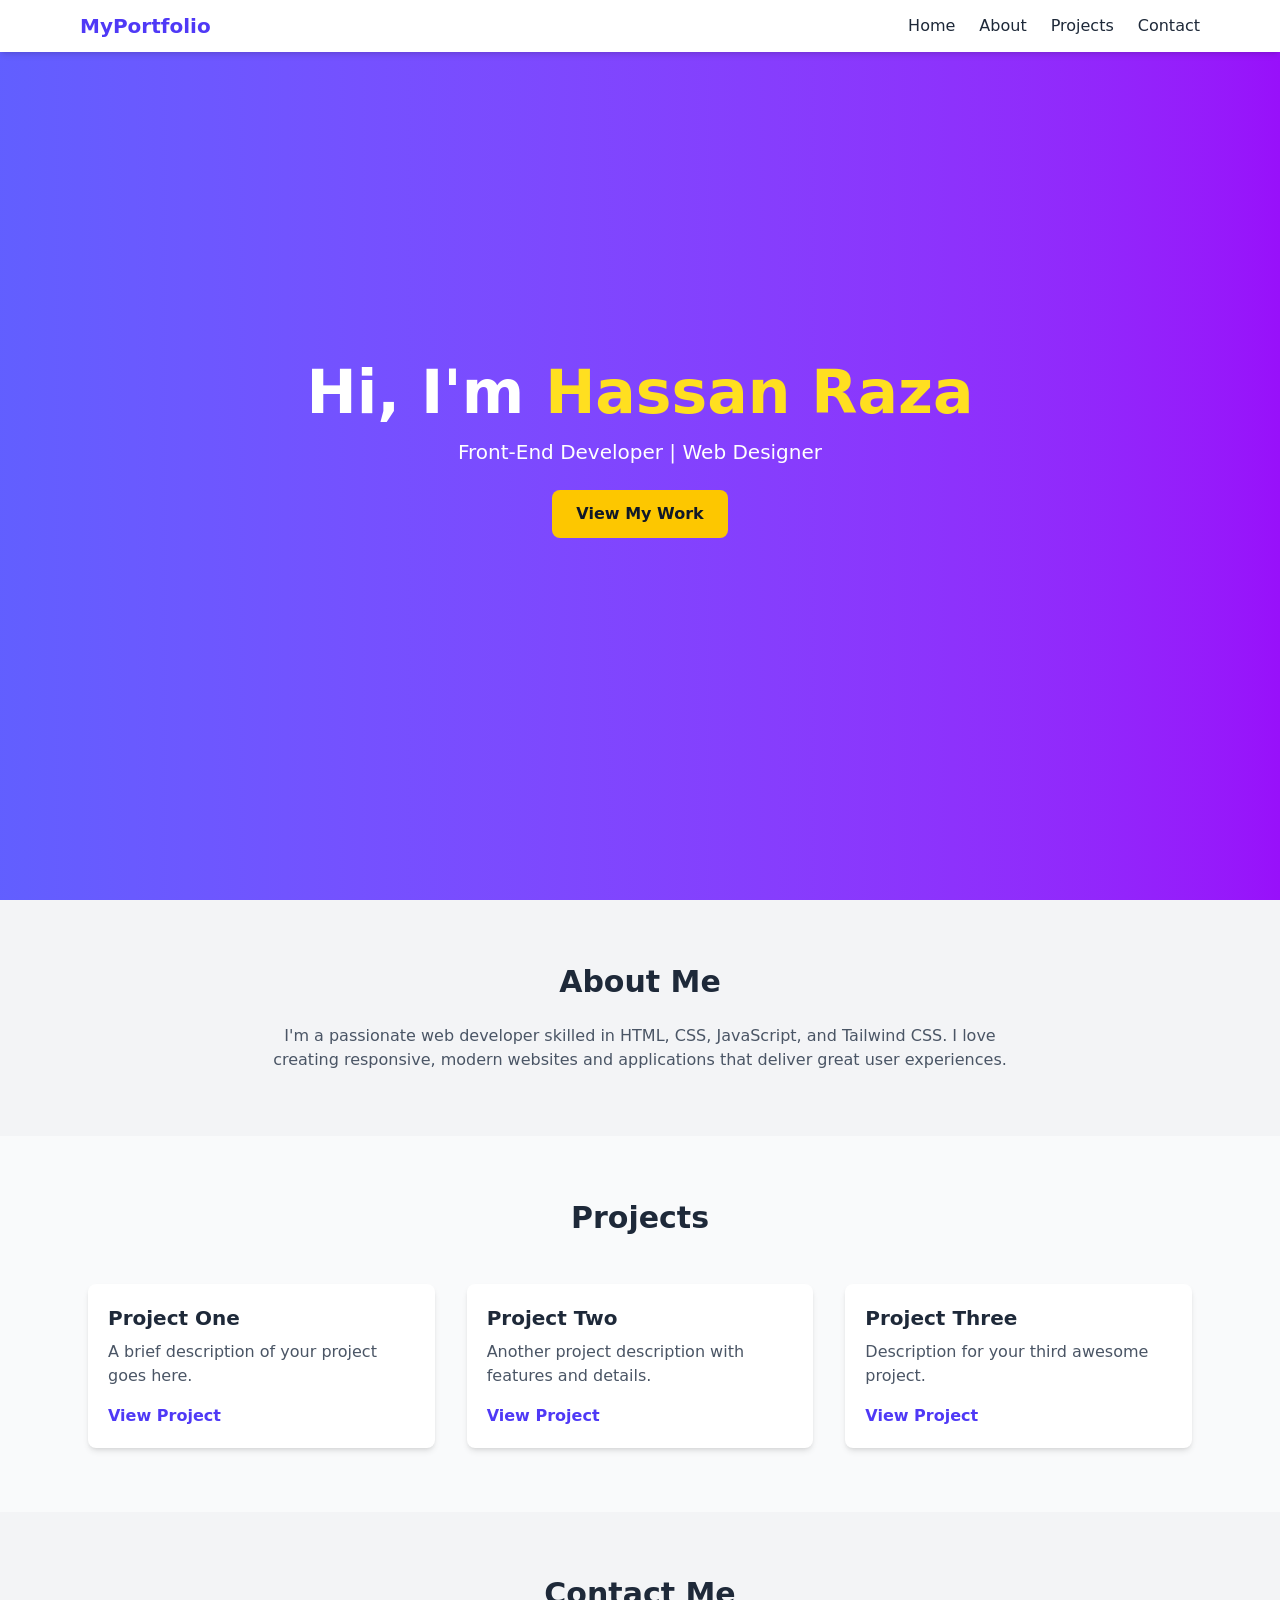
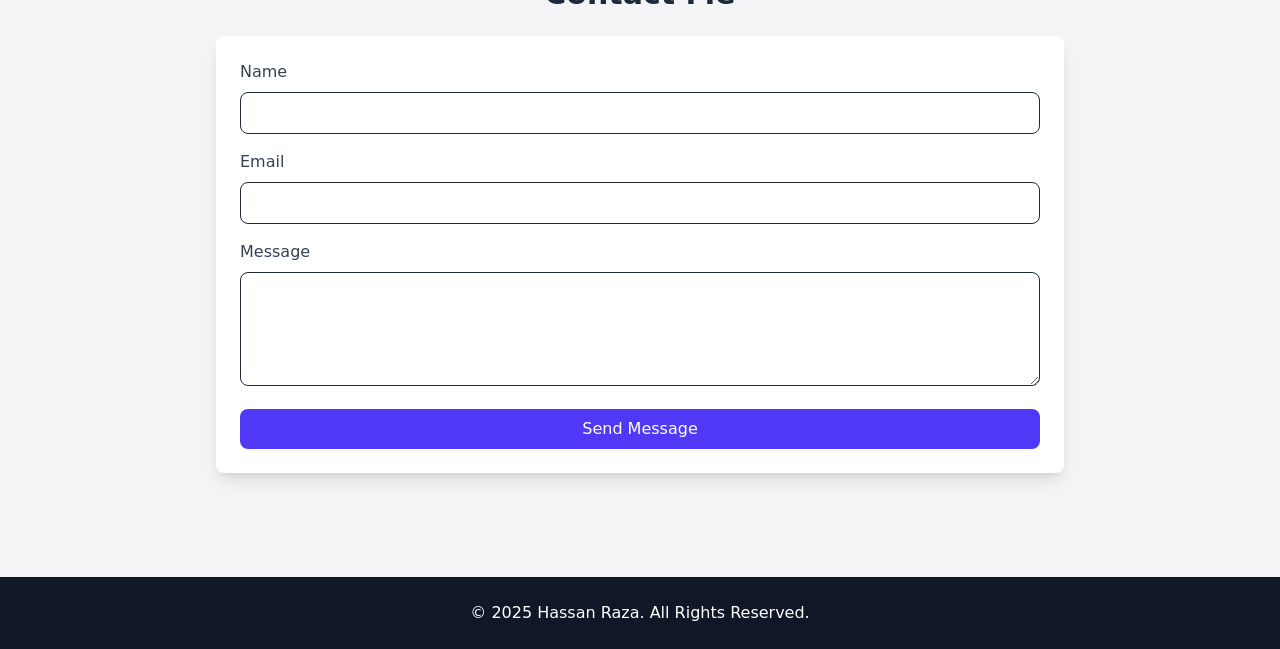
<file: src/index.html>
<!DOCTYPE html>
<html lang="en">
<head>
  <meta charset="UTF-8">
  <meta name="viewport" content="width=device-width, initial-scale=1.0">
  <link rel="stylesheet" href="output.css">
  <title>Portfolio - Hassan Raza</title>
</head>
<body class="bg-gray-100 text-gray-800">

  <!-- Navbar -->
  <header class="bg-white shadow-md fixed w-full top-0 z-10">
    <div class="max-w-6xl mx-auto px-4 py-3 flex justify-between items-center">
      <h1 class="text-xl font-bold text-indigo-600">MyPortfolio</h1>
      <nav>
        <ul class="flex md:space-x-6 space-x-2">
          <li><a href="#home" class="hover:text-indigo-600">Home</a></li>
          <li><a href="#about" class="hover:text-indigo-600 md:flex hidden">About</a></li>
          <li><a href="#projects" class="hover:text-indigo-600">Projects</a></li>
          <li><a href="#contact" class="hover:text-indigo-600 md:flex hidden">Contact</a></li>
        </ul>
      </nav>
    </div>
  </header>

  <!-- Hero Section -->
  <section id="home" class="h-screen flex flex-col justify-center items-center text-center bg-gradient-to-r from-indigo-500 to-purple-600 text-white">
    <h2 class="text-4xl md:text-6xl font-bold">Hi, I'm <span class="text-yellow-300">Hassan Raza</span></h2>
    <p class="mt-4 text-lg md:text-xl">Front-End Developer | Web Designer</p>
    <button onclick="scrollToSection('projects')" class="mt-6 px-6 py-3 bg-yellow-400 text-gray-900 font-semibold rounded-lg hover:bg-yellow-300">View My Work</button>
  </section>

  <!-- About Section -->
  <section id="about" class="max-w-6xl mx-auto py-16 px-6">
    <h2 class="text-3xl font-bold text-center mb-6">About Me</h2>
    <p class="text-center max-w-3xl mx-auto text-gray-600">
      I'm a passionate web developer skilled in HTML, CSS, JavaScript, and Tailwind CSS.
      I love creating responsive, modern websites and applications that deliver great user experiences.
    </p>
  </section>

  <!-- Projects Section -->
  <section id="projects" class="bg-gray-50 py-16">
    <div class="max-w-6xl mx-auto px-6">
      <h2 class="text-3xl font-bold text-center mb-12">Projects</h2>
      <div class="grid md:grid-cols-3 gap-8">
        <div class="bg-white rounded-lg shadow-md p-5 hover:shadow-xl transition">
          <h3 class="text-xl font-semibold mb-2">Project One</h3>
          <p class="text-gray-600 mb-4">A brief description of your project goes here.</p>
          <a href="#" class="text-indigo-600 font-semibold hover:underline">View Project</a>
        </div>
        <div class="bg-white rounded-lg shadow-md p-5 hover:shadow-xl transition">
          <h3 class="text-xl font-semibold mb-2">Project Two</h3>
          <p class="text-gray-600 mb-4">Another project description with features and details.</p>
          <a href="#" class="text-indigo-600 font-semibold hover:underline">View Project</a>
        </div>
        <div class="bg-white rounded-lg shadow-md p-5 hover:shadow-xl transition">
          <h3 class="text-xl font-semibold mb-2">Project Three</h3>
          <p class="text-gray-600 mb-4">Description for your third awesome project.</p>
          <a href="#" class="text-indigo-600 font-semibold hover:underline">View Project</a>
        </div>
      </div>
    </div>
  </section>

  <!-- Contact Section -->
  <section id="contact" class="max-w-4xl mx-auto py-16 px-6">
    <h2 class="text-3xl font-bold text-center mb-6">Contact Me</h2>
    <form id="contactForm" class="bg-white shadow-lg rounded-lg p-6">
      <div class="mb-4">
        <label class="block text-gray-700 mb-2">Name</label>
        <input type="text" id="name" class="w-full px-4 py-2 border rounded-lg focus:ring focus:ring-indigo-300" required>
      </div>
      <div class="mb-4">
        <label class="block text-gray-700 mb-2">Email</label>
        <input type="email" id="email" class="w-full px-4 py-2 border rounded-lg focus:ring focus:ring-indigo-300" required>
      </div>
      <div class="mb-4">
        <label class="block text-gray-700 mb-2">Message</label>
        <textarea id="message" rows="4" class="w-full px-4 py-2 border rounded-lg focus:ring focus:ring-indigo-300" required></textarea>
      </div>
      <button type="submit" class="w-full bg-indigo-600 text-white py-2 rounded-lg hover:bg-indigo-500">Send Message</button>
    </form>
    <p id="formMessage" class="text-center mt-4 text-green-600 font-semibold hidden">Message sent successfully!</p>
  </section>

  <!-- Footer -->
  <footer class="bg-gray-900 text-white text-center py-6 mt-10">
    <p>&copy; 2025 Hassan Raza. All Rights Reserved.</p>
  </footer>

  <!-- JavaScript -->
  <script>
    function scrollToSection(id) {
      document.getElementById(id).scrollIntoView({ behavior: "smooth" });
    }

    document.getElementById("contactForm").addEventListener("submit", function(e) {
      e.preventDefault();
      document.getElementById("formMessage").classList.remove("hidden");
      this.reset();
    });
  </script>

</body>
</html>
</file>
<file: src/output.css>
/*! tailwindcss v4.1.11 | MIT License | https://tailwindcss.com */
@layer properties;
@layer theme, base, components, utilities;
@layer theme {
  :root, :host {
    --font-sans: ui-sans-serif, system-ui, sans-serif, "Apple Color Emoji",
      "Segoe UI Emoji", "Segoe UI Symbol", "Noto Color Emoji";
    --font-mono: ui-monospace, SFMono-Regular, Menlo, Monaco, Consolas, "Liberation Mono",
      "Courier New", monospace;
    --color-amber-600: oklch(66.6% 0.179 58.318);
    --color-yellow-300: oklch(90.5% 0.182 98.111);
    --color-yellow-400: oklch(85.2% 0.199 91.936);
    --color-green-600: oklch(62.7% 0.194 149.214);
    --color-indigo-300: oklch(78.5% 0.115 274.713);
    --color-indigo-500: oklch(58.5% 0.233 277.117);
    --color-indigo-600: oklch(51.1% 0.262 276.966);
    --color-purple-600: oklch(55.8% 0.288 302.321);
    --color-gray-50: oklch(98.5% 0.002 247.839);
    --color-gray-100: oklch(96.7% 0.003 264.542);
    --color-gray-600: oklch(44.6% 0.03 256.802);
    --color-gray-700: oklch(37.3% 0.034 259.733);
    --color-gray-800: oklch(27.8% 0.033 256.848);
    --color-gray-900: oklch(21% 0.034 264.665);
    --color-white: #fff;
    --spacing: 0.25rem;
    --container-3xl: 48rem;
    --container-4xl: 56rem;
    --container-6xl: 72rem;
    --text-lg: 1.125rem;
    --text-lg--line-height: calc(1.75 / 1.125);
    --text-xl: 1.25rem;
    --text-xl--line-height: calc(1.75 / 1.25);
    --text-3xl: 1.875rem;
    --text-3xl--line-height: calc(2.25 / 1.875);
    --text-4xl: 2.25rem;
    --text-4xl--line-height: calc(2.5 / 2.25);
    --text-5xl: 3rem;
    --text-5xl--line-height: 1;
    --text-6xl: 3.75rem;
    --text-6xl--line-height: 1;
    --font-weight-semibold: 600;
    --font-weight-bold: 700;
    --radius-lg: 0.5rem;
    --default-transition-duration: 150ms;
    --default-transition-timing-function: cubic-bezier(0.4, 0, 0.2, 1);
    --default-font-family: var(--font-sans);
    --default-mono-font-family: var(--font-mono);
  }
}
@layer base {
  *, ::after, ::before, ::backdrop, ::file-selector-button {
    box-sizing: border-box;
    margin: 0;
    padding: 0;
    border: 0 solid;
  }
  html, :host {
    line-height: 1.5;
    -webkit-text-size-adjust: 100%;
    tab-size: 4;
    font-family: var(--default-font-family, ui-sans-serif, system-ui, sans-serif, "Apple Color Emoji", "Segoe UI Emoji", "Segoe UI Symbol", "Noto Color Emoji");
    font-feature-settings: var(--default-font-feature-settings, normal);
    font-variation-settings: var(--default-font-variation-settings, normal);
    -webkit-tap-highlight-color: transparent;
  }
  hr {
    height: 0;
    color: inherit;
    border-top-width: 1px;
  }
  abbr:where([title]) {
    -webkit-text-decoration: underline dotted;
    text-decoration: underline dotted;
  }
  h1, h2, h3, h4, h5, h6 {
    font-size: inherit;
    font-weight: inherit;
  }
  a {
    color: inherit;
    -webkit-text-decoration: inherit;
    text-decoration: inherit;
  }
  b, strong {
    font-weight: bolder;
  }
  code, kbd, samp, pre {
    font-family: var(--default-mono-font-family, ui-monospace, SFMono-Regular, Menlo, Monaco, Consolas, "Liberation Mono", "Courier New", monospace);
    font-feature-settings: var(--default-mono-font-feature-settings, normal);
    font-variation-settings: var(--default-mono-font-variation-settings, normal);
    font-size: 1em;
  }
  small {
    font-size: 80%;
  }
  sub, sup {
    font-size: 75%;
    line-height: 0;
    position: relative;
    vertical-align: baseline;
  }
  sub {
    bottom: -0.25em;
  }
  sup {
    top: -0.5em;
  }
  table {
    text-indent: 0;
    border-color: inherit;
    border-collapse: collapse;
  }
  :-moz-focusring {
    outline: auto;
  }
  progress {
    vertical-align: baseline;
  }
  summary {
    display: list-item;
  }
  ol, ul, menu {
    list-style: none;
  }
  img, svg, video, canvas, audio, iframe, embed, object {
    display: block;
    vertical-align: middle;
  }
  img, video {
    max-width: 100%;
    height: auto;
  }
  button, input, select, optgroup, textarea, ::file-selector-button {
    font: inherit;
    font-feature-settings: inherit;
    font-variation-settings: inherit;
    letter-spacing: inherit;
    color: inherit;
    border-radius: 0;
    background-color: transparent;
    opacity: 1;
  }
  :where(select:is([multiple], [size])) optgroup {
    font-weight: bolder;
  }
  :where(select:is([multiple], [size])) optgroup option {
    padding-inline-start: 20px;
  }
  ::file-selector-button {
    margin-inline-end: 4px;
  }
  ::placeholder {
    opacity: 1;
  }
  @supports (not (-webkit-appearance: -apple-pay-button))  or (contain-intrinsic-size: 1px) {
    ::placeholder {
      color: currentcolor;
      @supports (color: color-mix(in lab, red, red)) {
        color: color-mix(in oklab, currentcolor 50%, transparent);
      }
    }
  }
  textarea {
    resize: vertical;
  }
  ::-webkit-search-decoration {
    -webkit-appearance: none;
  }
  ::-webkit-date-and-time-value {
    min-height: 1lh;
    text-align: inherit;
  }
  ::-webkit-datetime-edit {
    display: inline-flex;
  }
  ::-webkit-datetime-edit-fields-wrapper {
    padding: 0;
  }
  ::-webkit-datetime-edit, ::-webkit-datetime-edit-year-field, ::-webkit-datetime-edit-month-field, ::-webkit-datetime-edit-day-field, ::-webkit-datetime-edit-hour-field, ::-webkit-datetime-edit-minute-field, ::-webkit-datetime-edit-second-field, ::-webkit-datetime-edit-millisecond-field, ::-webkit-datetime-edit-meridiem-field {
    padding-block: 0;
  }
  :-moz-ui-invalid {
    box-shadow: none;
  }
  button, input:where([type="button"], [type="reset"], [type="submit"]), ::file-selector-button {
    appearance: button;
  }
  ::-webkit-inner-spin-button, ::-webkit-outer-spin-button {
    height: auto;
  }
  [hidden]:where(:not([hidden="until-found"])) {
    display: none !important;
  }
}
@layer utilities {
  .fixed {
    position: fixed;
  }
  .top-0 {
    top: calc(var(--spacing) * 0);
  }
  .z-10 {
    z-index: 10;
  }
  .mx-auto {
    margin-inline: auto;
  }
  .mt-4 {
    margin-top: calc(var(--spacing) * 4);
  }
  .mt-6 {
    margin-top: calc(var(--spacing) * 6);
  }
  .mt-10 {
    margin-top: calc(var(--spacing) * 10);
  }
  .mb-2 {
    margin-bottom: calc(var(--spacing) * 2);
  }
  .mb-4 {
    margin-bottom: calc(var(--spacing) * 4);
  }
  .mb-6 {
    margin-bottom: calc(var(--spacing) * 6);
  }
  .mb-12 {
    margin-bottom: calc(var(--spacing) * 12);
  }
  .block {
    display: block;
  }
  .flex {
    display: flex;
  }
  .grid {
    display: grid;
  }
  .hidden {
    display: none;
  }
  .table {
    display: table;
  }
  .h-screen {
    height: 100vh;
  }
  .w-6 {
    width: calc(var(--spacing) * 6);
  }
  .w-full {
    width: 100%;
  }
  .max-w-3xl {
    max-width: var(--container-3xl);
  }
  .max-w-4xl {
    max-width: var(--container-4xl);
  }
  .max-w-6xl {
    max-width: var(--container-6xl);
  }
  .border-collapse {
    border-collapse: collapse;
  }
  .resize {
    resize: both;
  }
  .flex-col {
    flex-direction: column;
  }
  .items-center {
    align-items: center;
  }
  .justify-between {
    justify-content: space-between;
  }
  .justify-center {
    justify-content: center;
  }
  .gap-8 {
    gap: calc(var(--spacing) * 8);
  }
  .space-x-1 {
    :where(& > :not(:last-child)) {
      --tw-space-x-reverse: 0;
      margin-inline-start: calc(calc(var(--spacing) * 1) * var(--tw-space-x-reverse));
      margin-inline-end: calc(calc(var(--spacing) * 1) * calc(1 - var(--tw-space-x-reverse)));
    }
  }
  .space-x-1\.5 {
    :where(& > :not(:last-child)) {
      --tw-space-x-reverse: 0;
      margin-inline-start: calc(calc(var(--spacing) * 1.5) * var(--tw-space-x-reverse));
      margin-inline-end: calc(calc(var(--spacing) * 1.5) * calc(1 - var(--tw-space-x-reverse)));
    }
  }
  .space-x-2 {
    :where(& > :not(:last-child)) {
      --tw-space-x-reverse: 0;
      margin-inline-start: calc(calc(var(--spacing) * 2) * var(--tw-space-x-reverse));
      margin-inline-end: calc(calc(var(--spacing) * 2) * calc(1 - var(--tw-space-x-reverse)));
    }
  }
  .space-x-6 {
    :where(& > :not(:last-child)) {
      --tw-space-x-reverse: 0;
      margin-inline-start: calc(calc(var(--spacing) * 6) * var(--tw-space-x-reverse));
      margin-inline-end: calc(calc(var(--spacing) * 6) * calc(1 - var(--tw-space-x-reverse)));
    }
  }
  .rounded-lg {
    border-radius: var(--radius-lg);
  }
  .border {
    border-style: var(--tw-border-style);
    border-width: 1px;
  }
  .bg-amber-600 {
    background-color: var(--color-amber-600);
  }
  .bg-gray-50 {
    background-color: var(--color-gray-50);
  }
  .bg-gray-100 {
    background-color: var(--color-gray-100);
  }
  .bg-gray-900 {
    background-color: var(--color-gray-900);
  }
  .bg-indigo-600 {
    background-color: var(--color-indigo-600);
  }
  .bg-white {
    background-color: var(--color-white);
  }
  .bg-yellow-400 {
    background-color: var(--color-yellow-400);
  }
  .bg-gradient-to-r {
    --tw-gradient-position: to right in oklab;
    background-image: linear-gradient(var(--tw-gradient-stops));
  }
  .from-indigo-500 {
    --tw-gradient-from: var(--color-indigo-500);
    --tw-gradient-stops: var(--tw-gradient-via-stops, var(--tw-gradient-position), var(--tw-gradient-from) var(--tw-gradient-from-position), var(--tw-gradient-to) var(--tw-gradient-to-position));
  }
  .to-purple-600 {
    --tw-gradient-to: var(--color-purple-600);
    --tw-gradient-stops: var(--tw-gradient-via-stops, var(--tw-gradient-position), var(--tw-gradient-from) var(--tw-gradient-from-position), var(--tw-gradient-to) var(--tw-gradient-to-position));
  }
  .p-5 {
    padding: calc(var(--spacing) * 5);
  }
  .p-6 {
    padding: calc(var(--spacing) * 6);
  }
  .px-4 {
    padding-inline: calc(var(--spacing) * 4);
  }
  .px-6 {
    padding-inline: calc(var(--spacing) * 6);
  }
  .py-2 {
    padding-block: calc(var(--spacing) * 2);
  }
  .py-3 {
    padding-block: calc(var(--spacing) * 3);
  }
  .py-6 {
    padding-block: calc(var(--spacing) * 6);
  }
  .py-16 {
    padding-block: calc(var(--spacing) * 16);
  }
  .text-center {
    text-align: center;
  }
  .text-3xl {
    font-size: var(--text-3xl);
    line-height: var(--tw-leading, var(--text-3xl--line-height));
  }
  .text-4xl {
    font-size: var(--text-4xl);
    line-height: var(--tw-leading, var(--text-4xl--line-height));
  }
  .text-5xl {
    font-size: var(--text-5xl);
    line-height: var(--tw-leading, var(--text-5xl--line-height));
  }
  .text-lg {
    font-size: var(--text-lg);
    line-height: var(--tw-leading, var(--text-lg--line-height));
  }
  .text-xl {
    font-size: var(--text-xl);
    line-height: var(--tw-leading, var(--text-xl--line-height));
  }
  .font-bold {
    --tw-font-weight: var(--font-weight-bold);
    font-weight: var(--font-weight-bold);
  }
  .font-semibold {
    --tw-font-weight: var(--font-weight-semibold);
    font-weight: var(--font-weight-semibold);
  }
  .text-gray-600 {
    color: var(--color-gray-600);
  }
  .text-gray-700 {
    color: var(--color-gray-700);
  }
  .text-gray-800 {
    color: var(--color-gray-800);
  }
  .text-gray-900 {
    color: var(--color-gray-900);
  }
  .text-green-600 {
    color: var(--color-green-600);
  }
  .text-indigo-600 {
    color: var(--color-indigo-600);
  }
  .text-white {
    color: var(--color-white);
  }
  .text-yellow-300 {
    color: var(--color-yellow-300);
  }
  .underline {
    text-decoration-line: underline;
  }
  .shadow-lg {
    --tw-shadow: 0 10px 15px -3px var(--tw-shadow-color, rgb(0 0 0 / 0.1)), 0 4px 6px -4px var(--tw-shadow-color, rgb(0 0 0 / 0.1));
    box-shadow: var(--tw-inset-shadow), var(--tw-inset-ring-shadow), var(--tw-ring-offset-shadow), var(--tw-ring-shadow), var(--tw-shadow);
  }
  .shadow-md {
    --tw-shadow: 0 4px 6px -1px var(--tw-shadow-color, rgb(0 0 0 / 0.1)), 0 2px 4px -2px var(--tw-shadow-color, rgb(0 0 0 / 0.1));
    box-shadow: var(--tw-inset-shadow), var(--tw-inset-ring-shadow), var(--tw-ring-offset-shadow), var(--tw-ring-shadow), var(--tw-shadow);
  }
  .outline {
    outline-style: var(--tw-outline-style);
    outline-width: 1px;
  }
  .transition {
    transition-property: color, background-color, border-color, outline-color, text-decoration-color, fill, stroke, --tw-gradient-from, --tw-gradient-via, --tw-gradient-to, opacity, box-shadow, transform, translate, scale, rotate, filter, -webkit-backdrop-filter, backdrop-filter, display, visibility, content-visibility, overlay, pointer-events;
    transition-timing-function: var(--tw-ease, var(--default-transition-timing-function));
    transition-duration: var(--tw-duration, var(--default-transition-duration));
  }
  .hover\:bg-indigo-500 {
    &:hover {
      @media (hover: hover) {
        background-color: var(--color-indigo-500);
      }
    }
  }
  .hover\:bg-yellow-300 {
    &:hover {
      @media (hover: hover) {
        background-color: var(--color-yellow-300);
      }
    }
  }
  .hover\:text-indigo-600 {
    &:hover {
      @media (hover: hover) {
        color: var(--color-indigo-600);
      }
    }
  }
  .hover\:underline {
    &:hover {
      @media (hover: hover) {
        text-decoration-line: underline;
      }
    }
  }
  .hover\:shadow-xl {
    &:hover {
      @media (hover: hover) {
        --tw-shadow: 0 20px 25px -5px var(--tw-shadow-color, rgb(0 0 0 / 0.1)), 0 8px 10px -6px var(--tw-shadow-color, rgb(0 0 0 / 0.1));
        box-shadow: var(--tw-inset-shadow), var(--tw-inset-ring-shadow), var(--tw-ring-offset-shadow), var(--tw-ring-shadow), var(--tw-shadow);
      }
    }
  }
  .focus\:ring {
    &:focus {
      --tw-ring-shadow: var(--tw-ring-inset,) 0 0 0 calc(1px + var(--tw-ring-offset-width)) var(--tw-ring-color, currentcolor);
      box-shadow: var(--tw-inset-shadow), var(--tw-inset-ring-shadow), var(--tw-ring-offset-shadow), var(--tw-ring-shadow), var(--tw-shadow);
    }
  }
  .focus\:ring-indigo-300 {
    &:focus {
      --tw-ring-color: var(--color-indigo-300);
    }
  }
  .md\:flex {
    @media (width >= 48rem) {
      display: flex;
    }
  }
  .md\:grid-cols-3 {
    @media (width >= 48rem) {
      grid-template-columns: repeat(3, minmax(0, 1fr));
    }
  }
  .md\:space-x-6 {
    @media (width >= 48rem) {
      :where(& > :not(:last-child)) {
        --tw-space-x-reverse: 0;
        margin-inline-start: calc(calc(var(--spacing) * 6) * var(--tw-space-x-reverse));
        margin-inline-end: calc(calc(var(--spacing) * 6) * calc(1 - var(--tw-space-x-reverse)));
      }
    }
  }
  .md\:text-6xl {
    @media (width >= 48rem) {
      font-size: var(--text-6xl);
      line-height: var(--tw-leading, var(--text-6xl--line-height));
    }
  }
  .md\:text-xl {
    @media (width >= 48rem) {
      font-size: var(--text-xl);
      line-height: var(--tw-leading, var(--text-xl--line-height));
    }
  }
}
@property --tw-space-x-reverse {
  syntax: "*";
  inherits: false;
  initial-value: 0;
}
@property --tw-border-style {
  syntax: "*";
  inherits: false;
  initial-value: solid;
}
@property --tw-gradient-position {
  syntax: "*";
  inherits: false;
}
@property --tw-gradient-from {
  syntax: "<color>";
  inherits: false;
  initial-value: #0000;
}
@property --tw-gradient-via {
  syntax: "<color>";
  inherits: false;
  initial-value: #0000;
}
@property --tw-gradient-to {
  syntax: "<color>";
  inherits: false;
  initial-value: #0000;
}
@property --tw-gradient-stops {
  syntax: "*";
  inherits: false;
}
@property --tw-gradient-via-stops {
  syntax: "*";
  inherits: false;
}
@property --tw-gradient-from-position {
  syntax: "<length-percentage>";
  inherits: false;
  initial-value: 0%;
}
@property --tw-gradient-via-position {
  syntax: "<length-percentage>";
  inherits: false;
  initial-value: 50%;
}
@property --tw-gradient-to-position {
  syntax: "<length-percentage>";
  inherits: false;
  initial-value: 100%;
}
@property --tw-font-weight {
  syntax: "*";
  inherits: false;
}
@property --tw-shadow {
  syntax: "*";
  inherits: false;
  initial-value: 0 0 #0000;
}
@property --tw-shadow-color {
  syntax: "*";
  inherits: false;
}
@property --tw-shadow-alpha {
  syntax: "<percentage>";
  inherits: false;
  initial-value: 100%;
}
@property --tw-inset-shadow {
  syntax: "*";
  inherits: false;
  initial-value: 0 0 #0000;
}
@property --tw-inset-shadow-color {
  syntax: "*";
  inherits: false;
}
@property --tw-inset-shadow-alpha {
  syntax: "<percentage>";
  inherits: false;
  initial-value: 100%;
}
@property --tw-ring-color {
  syntax: "*";
  inherits: false;
}
@property --tw-ring-shadow {
  syntax: "*";
  inherits: false;
  initial-value: 0 0 #0000;
}
@property --tw-inset-ring-color {
  syntax: "*";
  inherits: false;
}
@property --tw-inset-ring-shadow {
  syntax: "*";
  inherits: false;
  initial-value: 0 0 #0000;
}
@property --tw-ring-inset {
  syntax: "*";
  inherits: false;
}
@property --tw-ring-offset-width {
  syntax: "<length>";
  inherits: false;
  initial-value: 0px;
}
@property --tw-ring-offset-color {
  syntax: "*";
  inherits: false;
  initial-value: #fff;
}
@property --tw-ring-offset-shadow {
  syntax: "*";
  inherits: false;
  initial-value: 0 0 #0000;
}
@property --tw-outline-style {
  syntax: "*";
  inherits: false;
  initial-value: solid;
}
@layer properties {
  @supports ((-webkit-hyphens: none) and (not (margin-trim: inline))) or ((-moz-orient: inline) and (not (color:rgb(from red r g b)))) {
    *, ::before, ::after, ::backdrop {
      --tw-space-x-reverse: 0;
      --tw-border-style: solid;
      --tw-gradient-position: initial;
      --tw-gradient-from: #0000;
      --tw-gradient-via: #0000;
      --tw-gradient-to: #0000;
      --tw-gradient-stops: initial;
      --tw-gradient-via-stops: initial;
      --tw-gradient-from-position: 0%;
      --tw-gradient-via-position: 50%;
      --tw-gradient-to-position: 100%;
      --tw-font-weight: initial;
      --tw-shadow: 0 0 #0000;
      --tw-shadow-color: initial;
      --tw-shadow-alpha: 100%;
      --tw-inset-shadow: 0 0 #0000;
      --tw-inset-shadow-color: initial;
      --tw-inset-shadow-alpha: 100%;
      --tw-ring-color: initial;
      --tw-ring-shadow: 0 0 #0000;
      --tw-inset-ring-color: initial;
      --tw-inset-ring-shadow: 0 0 #0000;
      --tw-ring-inset: initial;
      --tw-ring-offset-width: 0px;
      --tw-ring-offset-color: #fff;
      --tw-ring-offset-shadow: 0 0 #0000;
      --tw-outline-style: solid;
    }
  }
}
</file>
